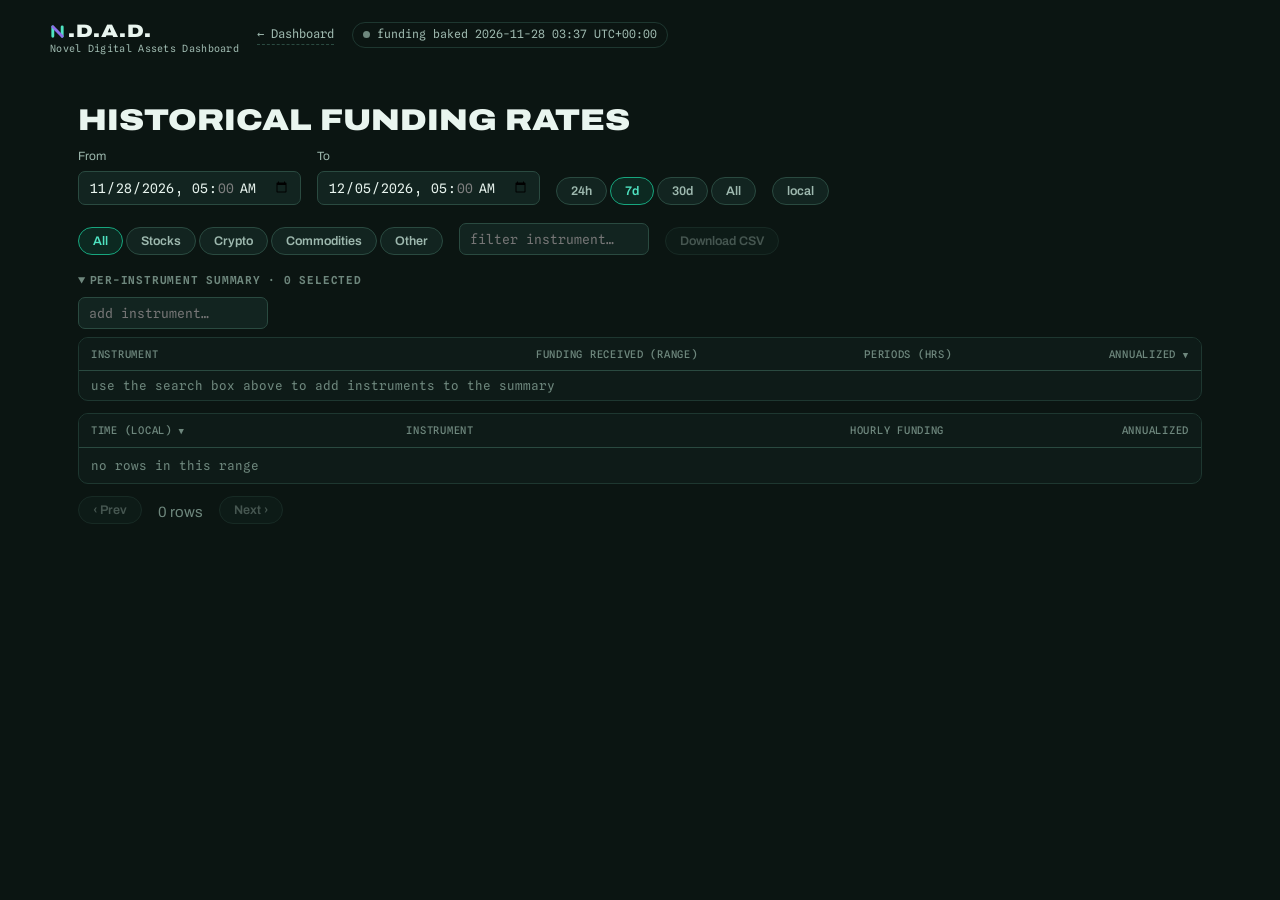
<file: history.html>
<!DOCTYPE html>
<html lang="en">
<head>
<meta charset="utf-8">
<meta name="viewport" content="width=device-width, initial-scale=1">
<title>Funding history — NDAD</title>
<link rel="icon" href="data:image/svg+xml,<svg xmlns='http://www.w3.org/2000/svg' viewBox='0 0 24 24'><rect width='24' height='24' rx='5' fill='%230E1B18'/><path d='M7 18.5V5.5M17 18.5V5.5' stroke='%234FE3C1' stroke-width='3' stroke-linecap='round' fill='none'/><path d='M7 5.5l10 13' stroke='%238B6FE8' stroke-width='3' stroke-linecap='round' fill='none'/></svg>">
<link rel="preconnect" href="https://fonts.googleapis.com">
<link rel="preconnect" href="https://fonts.gstatic.com" crossorigin>
<link href="https://fonts.googleapis.com/css2?family=Archivo:wdth,wght@62..125,400..900&family=Spline+Sans+Mono:wght@400;500;600&display=swap" rel="stylesheet">
<link rel="stylesheet" href="assets/css/style.css?v=ndad3">
</head>
<body>

<header class="wrap site-head">
  <span class="brand"><span class="brand-row"><svg class="brand-logo" viewBox="0 0 24 24" width="15" height="15" aria-hidden="true"><path d="M4.5 19.5V4.5M19.5 19.5V4.5" stroke="#4FE3C1" stroke-width="4.6" stroke-linecap="round" fill="none"/><path d="M4.5 4.5l15 15" stroke="#8B6FE8" stroke-width="4.6" stroke-linecap="round" fill="none"/></svg><span class="brand-name">.D.A.D.</span></span><span class="brand-sub">Novel Digital Assets Dashboard</span></span>
  <a class="nav-link" href="index.html">← Dashboard</a>
  <span class="badge" id="asof-badge"><span class="dot"></span><span id="asof-text">loading funding data…</span></span>
</header>

<section>
  <div class="wrap">
    <h2>historical funding rates</h2>
    <div class="ctl-row">
      <label class="ctl">From <input type="datetime-local" id="from" step="3600"></label>
      <label class="ctl">To <input type="datetime-local" id="to" step="3600"></label>
      <span id="preset-chips">
        <button class="chip" data-preset="24h" aria-pressed="false">24h</button>
        <button class="chip" data-preset="7d" aria-pressed="true">7d</button>
        <button class="chip" data-preset="30d" aria-pressed="false">30d</button>
        <button class="chip" data-preset="all" aria-pressed="false">All</button>
      </span>
      <button class="chip" id="tz-toggle" aria-pressed="false" title="Toggle between UTC and local time">local</button>
    </div>
    <div class="ctl-row">
      <span id="cat-chips">
        <button class="chip" data-cat="all" aria-pressed="true">All</button>
        <button class="chip" data-cat="stock" aria-pressed="false">Stocks</button>
        <button class="chip" data-cat="crypto" aria-pressed="false">Crypto</button>
        <button class="chip" data-cat="commodity" aria-pressed="false">Commodities</button>
        <button class="chip" data-cat="other" aria-pressed="false">Other</button>
      </span>
      <input type="text" id="search" placeholder="filter instrument…">
      <button class="chip" id="csv-btn" title="Download watchlist rows + summary as CSV">Download CSV</button>
    </div>
    <details id="sum-wrap" open>
      <summary>Per-instrument summary · <span id="sum-count"></span></summary>
      <div class="ctl-row" style="margin: 10px 0 8px;">
        <span class="watch-picker">
          <input type="text" id="watch-search" placeholder="add instrument…" autocomplete="off">
          <div id="watch-menu" hidden></div>
        </span>
        <span id="watch-chips"></span>
      </div>
      <div class="tbl-scroll" style="max-height: 40vh; overflow-y: auto; margin-bottom: 12px;">
        <table id="sum-tbl"><thead></thead><tbody></tbody></table>
      </div>
    </details>
    <div class="tbl-scroll" style="max-height: 70vh; overflow-y: auto;">
      <table id="hist-tbl">
        <thead></thead>
        <tbody><tr><td class="loading" colspan="4"><span class="spin"></span>loading funding history…</td></tr></tbody>
      </table>
    </div>
    <div class="ctl-row" style="margin-top: 12px;">
      <button class="chip" id="prev" disabled>‹ Prev</button>
      <span class="muted" id="pager-text"></span>
      <button class="chip" id="next" disabled>Next ›</button>
    </div>
    <p class="board-note" id="hist-note" hidden></p>
  </div>
</section>

<script type="module" src="assets/js/history.js"></script>
</body>
</html>
</file>
<file: assets/css/style.css>
/* ============================================================
   NDAD — Novel Digital Assets Dashboard
   Committed dark "terminal" look. Palette validated (dataviz):
   teal #17A67E · violet #8B6FE8 · amber #C98500 · rose #D9536F
   on surface #0E1B18.
   ============================================================ */

:root {
  --bg: #0B1512;
  --surface: #0E1B18;
  --surface-2: #122420;
  --surface-3: #16302A;
  --line: #1E3730;
  --line-strong: #2A4A40;

  --ink: #E9F5EF;
  --ink-2: #9DB8AE;
  --ink-3: #6E877D;

  --pos: #17A67E;      /* earning / positive funding / up-candles */
  --neg: #D9536F;      /* paying / negative funding / down-candles */
  --violet: #8B6FE8;   /* secondary series (stock price overlay) */
  --amber: #C98500;    /* caution */
  --accent: #4FE3C1;   /* interactive only: links, focus, selection */

  --pos-dim: rgba(23, 166, 126, 0.14);
  --neg-dim: rgba(217, 83, 111, 0.14);

  --font-display: "Archivo", system-ui, sans-serif;
  --font-body: "Archivo", system-ui, sans-serif;
  --font-mono: "Spline Sans Mono", ui-monospace, "Cascadia Mono", monospace;

  --radius: 10px;
  --pad: clamp(16px, 3vw, 28px);
}

* { box-sizing: border-box; }

html { scroll-behavior: smooth; }
@media (prefers-reduced-motion: reduce) {
  html { scroll-behavior: auto; }
  *, *::before, *::after { animation: none !important; transition: none !important; }
}

body {
  margin: 0;
  overflow-x: clip;
  background: var(--bg);
  color: var(--ink);
  font-family: var(--font-body);
  font-size: 15px;
  line-height: 1.55;
  -webkit-font-smoothing: antialiased;
}

a { color: var(--accent); text-decoration: none; }
a:hover { text-decoration: underline; }

:focus-visible { outline: 2px solid var(--accent); outline-offset: 2px; border-radius: 4px; }

.wrap { max-width: 1180px; margin: 0 auto; padding: 0 var(--pad); }

/* ---------- header ---------- */
.site-head {
  display: flex; flex-wrap: wrap; gap: 10px 18px; align-items: baseline;
  padding: 22px 0 0;
}
.site-head .brand {
  display: inline-flex; flex-direction: column; gap: 1px;
  align-self: center;
}
.brand-row { display: inline-flex; align-items: center; gap: 3px; }
.brand-logo { flex-shrink: 0; display: block; }
.brand-name {
  font-family: var(--font-display);
  font-weight: 900; font-stretch: 125%;
  font-size: 18px; line-height: 1; letter-spacing: 0.04em;
}
.brand-sub {
  font-family: var(--font-mono); font-size: 10px;
  font-weight: 400; letter-spacing: 0.03em;
  color: var(--ink-2); white-space: nowrap;
}
.nav-link {
  font-family: var(--font-mono); font-size: 12px; color: var(--ink-2);
  text-decoration: none; border-bottom: 1px dashed var(--line-strong);
}
.nav-link:hover { color: var(--accent); border-color: var(--accent); }
.badge {
  font-family: var(--font-mono); font-size: 11.5px; color: var(--ink-2);
  border: 1px solid var(--line); border-radius: 999px; padding: 3px 10px;
  display: inline-flex; align-items: center; gap: 7px;
}
.badge .dot { width: 7px; height: 7px; border-radius: 50%; background: var(--ink-3); }
.badge.live .dot { background: var(--pos); animation: pulse 2.2s infinite; }
@keyframes pulse { 0%,100% { opacity: 1; } 50% { opacity: 0.35; } }

/* ---------- hero ---------- */
.hero { padding: 40px 0 8px; }
.hero h1 {
  font-family: var(--font-display);
  font-weight: 900; font-stretch: 125%;
  font-size: clamp(30px, 5.4vw, 56px);
  line-height: 1.04; letter-spacing: -0.005em; text-transform: uppercase;
  margin: 0 0 14px; max-width: 900px;
}
.hero h1 .accent { color: var(--pos); }
.hero .lede { max-width: 640px; color: var(--ink-2); font-size: 16.5px; margin: 0 0 30px; }
.hero .lede strong { color: var(--ink); font-weight: 600; }

/* the signature: live harvest board */
.board {
  border: 1px solid var(--line-strong);
  border-radius: var(--radius);
  background: linear-gradient(180deg, var(--surface-2), var(--surface));
  overflow: hidden;
}
.board-head {
  display: flex; justify-content: space-between; align-items: center; gap: 10px;
  padding: 10px 16px; border-bottom: 1px solid var(--line);
  font-family: var(--font-mono); font-size: 11.5px; color: var(--ink-2);
  text-transform: uppercase; letter-spacing: 0.08em;
}
.board-rows { display: grid; grid-template-columns: repeat(auto-fill, minmax(250px, 1fr)); }
.board-row {
  display: flex; flex-direction: column; align-items: stretch; gap: 5px;
  padding: 12px 16px; border-bottom: 1px solid var(--line); border-right: 1px solid var(--line);
  cursor: pointer; background: none; color: inherit; border-top: 0; border-left: 0;
  font: inherit; text-align: left;
}
.board-row:hover { background: var(--surface-3); }
.board-row .board-top {
  display: flex; align-items: center; justify-content: space-between; gap: 10px;
  min-width: 0;
}
/* label may shrink and wrap its tags; the rate never shrinks or bleeds */
.board-top > span:first-child { min-width: 0; }
.board-row .board-stats {
  font-family: var(--font-mono); font-size: 10.5px; color: var(--ink-3);
  font-variant-numeric: tabular-nums;
  white-space: nowrap; overflow: hidden; text-overflow: ellipsis;
}
.board-row .sym { font-weight: 700; font-size: 14px; }
.board-row .nm { color: var(--ink-3); font-size: 12px; display: block; }
.board-row .apr {
  font-family: var(--font-mono); font-size: 19px; font-weight: 600;
  font-variant-numeric: tabular-nums;
  flex-shrink: 0; white-space: nowrap;
}
.apr.pos { color: var(--pos); }
.apr.neg { color: var(--neg); }
.board-note { padding: 9px 16px; color: var(--ink-3); font-size: 12.5px; }

/* ---------- sections ---------- */
section { padding: 46px 0 8px; }
.eyebrow {
  font-family: var(--font-mono); font-size: 12px; letter-spacing: 0.14em;
  text-transform: uppercase; color: var(--pos); margin: 0 0 8px;
}
section > .wrap > h2, h2.sec {
  font-family: var(--font-display); font-weight: 900; font-stretch: 118%;
  font-size: clamp(21px, 3vw, 30px); line-height: 1.15; text-transform: uppercase;
  margin: 0 0 10px;
}
.sec-note { color: var(--ink-2); max-width: 640px; margin: 0 0 22px; }

/* how it works cards */
.steps { display: grid; grid-template-columns: repeat(auto-fit, minmax(240px, 1fr)); gap: 12px; }
.step {
  border: 1px solid var(--line); border-radius: var(--radius);
  background: var(--surface); padding: 18px;
}
.step .k {
  font-family: var(--font-mono); font-size: 11.5px; color: var(--ink-3);
  text-transform: uppercase; letter-spacing: 0.1em; display: block; margin-bottom: 8px;
}
.step h3 { margin: 0 0 6px; font-size: 15.5px; }
.step p { margin: 0; color: var(--ink-2); font-size: 13.5px; }
.step .pos { color: var(--pos); font-weight: 600; }
.step .neg { color: var(--neg); font-weight: 600; }

/* ---------- controls ---------- */
select, input[type="number"], input[type="text"], input[type="datetime-local"] {
  background: var(--surface-2); color: var(--ink);
  border: 1px solid var(--line-strong); border-radius: 7px;
  font-family: var(--font-mono); font-size: 13px; padding: 7px 10px;
}
select:hover, input:hover { border-color: var(--accent); }
label.ctl { display: flex; flex-direction: column; gap: 5px; font-size: 12px; color: var(--ink-2); }
.ctl-row { display: flex; flex-wrap: wrap; gap: 12px 16px; align-items: end; margin-bottom: 18px; }

button.chip {
  background: var(--surface-2); color: var(--ink-2); border: 1px solid var(--line-strong);
  border-radius: 999px; padding: 6px 14px; font: 600 12.5px var(--font-body); cursor: pointer;
}
button.chip:hover { color: var(--ink); border-color: var(--accent); }
button.chip[aria-pressed="true"] { background: var(--pos-dim); color: var(--accent); border-color: var(--pos); }
button.chip[disabled] { opacity: 0.4; cursor: default; }

/* watchlist picker (history page summary) */
.watch-picker { position: relative; }
#watch-menu {
  position: absolute; z-index: 10; top: calc(100% + 4px); left: 0; min-width: 260px;
  max-height: 300px; overflow-y: auto;
  background: var(--surface-2); border: 1px solid var(--line-strong); border-radius: 7px;
}
#watch-menu button {
  display: block; width: 100%; text-align: left; padding: 7px 12px;
  background: none; border: 0; color: var(--ink-2); font: 13px var(--font-body); cursor: pointer;
}
#watch-menu button:hover { background: var(--surface-3); color: var(--ink); }
#watch-menu .nm { color: var(--ink-3); font-size: 11.5px; margin-left: 7px; }
#watch-chips { display: flex; flex-wrap: wrap; gap: 6px; align-items: center; }

/* ---------- about card (asset profile) ---------- */
.about-card {
  background: var(--surface); border: 1px solid var(--line); border-radius: var(--radius);
  padding: 14px 18px; margin-bottom: 18px;
}
.about-card p { margin: 0 0 10px; color: var(--ink-2); font-size: 13.5px; line-height: 1.55; }
.about-facts { display: flex; flex-wrap: wrap; gap: 6px 22px; }
.about-facts .fact { font-family: var(--font-mono); font-size: 12.5px; color: var(--ink); }
.about-facts .k {
  font-size: 10.5px; text-transform: uppercase; letter-spacing: 0.07em;
  color: var(--ink-3); margin-right: 7px;
}

/* ---------- tables ---------- */
.tbl-scroll { overflow-x: auto; border: 1px solid var(--line); border-radius: var(--radius); background: var(--surface); }
table { border-collapse: collapse; width: 100%; font-size: 13px; }
th, td { padding: 8px 12px; text-align: right; white-space: nowrap; }
th:first-child, td:first-child { text-align: left; }
th.left, td.left { text-align: left; }
thead th {
  font-family: var(--font-mono); font-size: 10.5px; font-weight: 500;
  text-transform: uppercase; letter-spacing: 0.07em; color: var(--ink-3);
  border-bottom: 1px solid var(--line-strong); position: sticky; top: 0; background: var(--surface);
}
tbody td { border-bottom: 1px solid var(--line); font-variant-numeric: tabular-nums; font-family: var(--font-mono); font-size: 12.5px; }
tbody td.txt { font-family: var(--font-body); font-size: 13.5px; }
tbody tr:last-child td { border-bottom: 0; }
tbody tr.pick { cursor: pointer; }
tbody tr.pick:hover td { background: var(--surface-3); }
tbody tr[aria-selected="true"] td { background: var(--pos-dim); }
td .nm { color: var(--ink-3); font-size: 11.5px; margin-left: 7px; }
.tag, .tag-crypto, .tag-dex {
  font-family: var(--font-mono); font-size: 9.5px; text-transform: uppercase; letter-spacing: 0.07em;
  border: 1px solid currentColor; border-radius: 999px;
  padding: 1px 6px; margin-left: 7px; vertical-align: 1px;
}
.tag-crypto { color: var(--violet, #8B6FE8); }
.tag-commodity { color: #D9A441; }
.tag-other { color: var(--ink-3); }
.tag-dex { color: var(--ink-3); border-style: dashed; text-transform: none; }
.num-pos { color: var(--pos); }
.num-neg { color: var(--neg); }
.muted { color: var(--ink-3); }
#sum-wrap summary {
  cursor: pointer; font: 600 11px var(--font-mono); text-transform: uppercase;
  letter-spacing: 0.07em; color: var(--ink-3); margin: 6px 0;
}
#sum-wrap summary:hover { color: var(--ink); }
#sum-tbl td { padding: 5px 12px; }
th.sortable { cursor: pointer; }
th.sortable:hover { color: var(--ink); }
th .arr { font-size: 9px; }

/* options chain */
.itm { background: rgba(139, 111, 232, 0.08); }
tr.atm-row td { border-top: 1.5px solid var(--violet); }
.chain-side { color: var(--ink-3); font-size: 11px; }

/* ---------- ticker detail ---------- */
.tiles { display: grid; grid-template-columns: repeat(auto-fit, minmax(150px, 1fr)); gap: 10px; margin-bottom: 14px; }
.tile {
  border: 1px solid var(--line); border-radius: var(--radius); background: var(--surface);
  padding: 13px 15px;
}
.tile .lbl { font-family: var(--font-mono); font-size: 10.5px; text-transform: uppercase; letter-spacing: 0.08em; color: var(--ink-3); display: block; margin-bottom: 6px; }
.tile .val { font-family: var(--font-mono); font-size: 21px; font-weight: 600; font-variant-numeric: tabular-nums; line-height: 1.1; }
.tile .sub { font-family: var(--font-mono); font-size: 11.5px; color: var(--ink-2); display: block; margin-top: 4px; }

.chart-card { border: 1px solid var(--line); border-radius: var(--radius); background: var(--surface); padding: 14px 14px 8px; margin-bottom: 14px; }
.chart-card h3 { margin: 0 0 2px; font-size: 14.5px; }
.chart-card .sub { color: var(--ink-3); font-size: 12.5px; margin: 0 0 10px; }
.chart-box { width: 100%; height: 300px; }
.chart-box.tall { height: 360px; }
.chart-legend { display: flex; gap: 16px; flex-wrap: wrap; padding: 8px 2px 4px; font-size: 12px; color: var(--ink-2); }
.chart-legend .sw { display: inline-block; width: 10px; height: 10px; border-radius: 3px; margin-right: 6px; vertical-align: -1px; }

.two-col { display: grid; grid-template-columns: 1fr 1fr; gap: 14px; }
@media (max-width: 900px) { .two-col { grid-template-columns: 1fr; } }
/* let chart canvases shrink with the grid instead of forcing overflow */
.two-col > *, .calc-grid > *, .chart-card { min-width: 0; }
.chart-box { overflow: hidden; }

/* ---------- strategy ---------- */
.calc-grid { display: grid; grid-template-columns: 320px 1fr; gap: 16px; align-items: start; }
@media (max-width: 900px) { .calc-grid { grid-template-columns: 1fr; } }
.panel { border: 1px solid var(--line); border-radius: var(--radius); background: var(--surface); padding: 18px; }
.panel h3 { margin: 0 0 12px; font-size: 15px; }

.variant-pick { display: grid; gap: 8px; margin-bottom: 14px; }
.variant-pick .chip { text-align: left; border-radius: 8px; padding: 10px 12px; }
.variant-pick .chip small { display: block; font-weight: 400; color: var(--ink-3); margin-top: 2px; }
.variant-pick .chip[aria-pressed="true"] small { color: var(--ink-2); }

.yield-hero { border: 1px solid var(--line-strong); border-radius: var(--radius); background: linear-gradient(180deg, var(--surface-2), var(--surface)); padding: 18px; margin-bottom: 14px; }
.yield-hero .big { font-family: var(--font-mono); font-size: clamp(30px, 4.5vw, 44px); font-weight: 600; font-variant-numeric: tabular-nums; line-height: 1; }
.yield-hero .frac { font-family: var(--font-mono); font-size: 12.5px; color: var(--ink-2); margin-top: 10px; }
.yield-hero .frac b { color: var(--ink); font-weight: 600; }

.ledger { width: 100%; font-size: 13px; }
.ledger td { padding: 6px 0; border: 0; }
.ledger td:last-child { text-align: right; font-family: var(--font-mono); font-variant-numeric: tabular-nums; }
.ledger tr.total td { border-top: 1px solid var(--line-strong); padding-top: 9px; font-weight: 600; }
.ledger .indent { padding-left: 14px; color: var(--ink-2); }

/* risk / reward */
.rr { display: grid; grid-template-columns: 1fr 1fr; gap: 14px; margin-top: 14px; }
@media (max-width: 800px) { .rr { grid-template-columns: 1fr; } }
.rr .panel.reward { border-left: 3px solid var(--pos); }
.rr .panel.risk { border-left: 3px solid var(--neg); }
.rr h3 { display: flex; align-items: center; gap: 8px; }
.rr ul { margin: 0; padding-left: 18px; color: var(--ink-2); font-size: 13.5px; }
.rr li { margin-bottom: 9px; }
.rr li b { color: var(--ink); }
.rr .max {
  margin-top: 12px; padding: 10px 12px; border-radius: 8px; font-size: 13.5px;
}
.rr .reward .max { background: var(--pos-dim); }
.rr .risk .max { background: var(--neg-dim); }

/* ---------- states & footer ---------- */
.loading { color: var(--ink-3); font-family: var(--font-mono); font-size: 12.5px; padding: 14px 0; }
.spin { display: inline-block; width: 11px; height: 11px; border: 2px solid var(--line-strong); border-top-color: var(--accent); border-radius: 50%; animation: rot 0.8s linear infinite; vertical-align: -1px; margin-right: 7px; }
@keyframes rot { to { transform: rotate(360deg); } }
.err { color: var(--neg); font-size: 13px; }

.foot { margin-top: 60px; border-top: 1px solid var(--line); padding: 26px 0 40px; color: var(--ink-3); font-size: 12.5px; }
.foot .wrap { display: grid; gap: 14px; max-width: 760px; margin-left: auto; margin-right: auto; }
.foot h4 { margin: 0 0 4px; color: var(--ink-2); font-size: 12.5px; text-transform: uppercase; letter-spacing: 0.08em; font-family: var(--font-mono); }
.foot p { margin: 0 0 8px; }

::selection { background: var(--pos); color: #06110D; }
</file>
